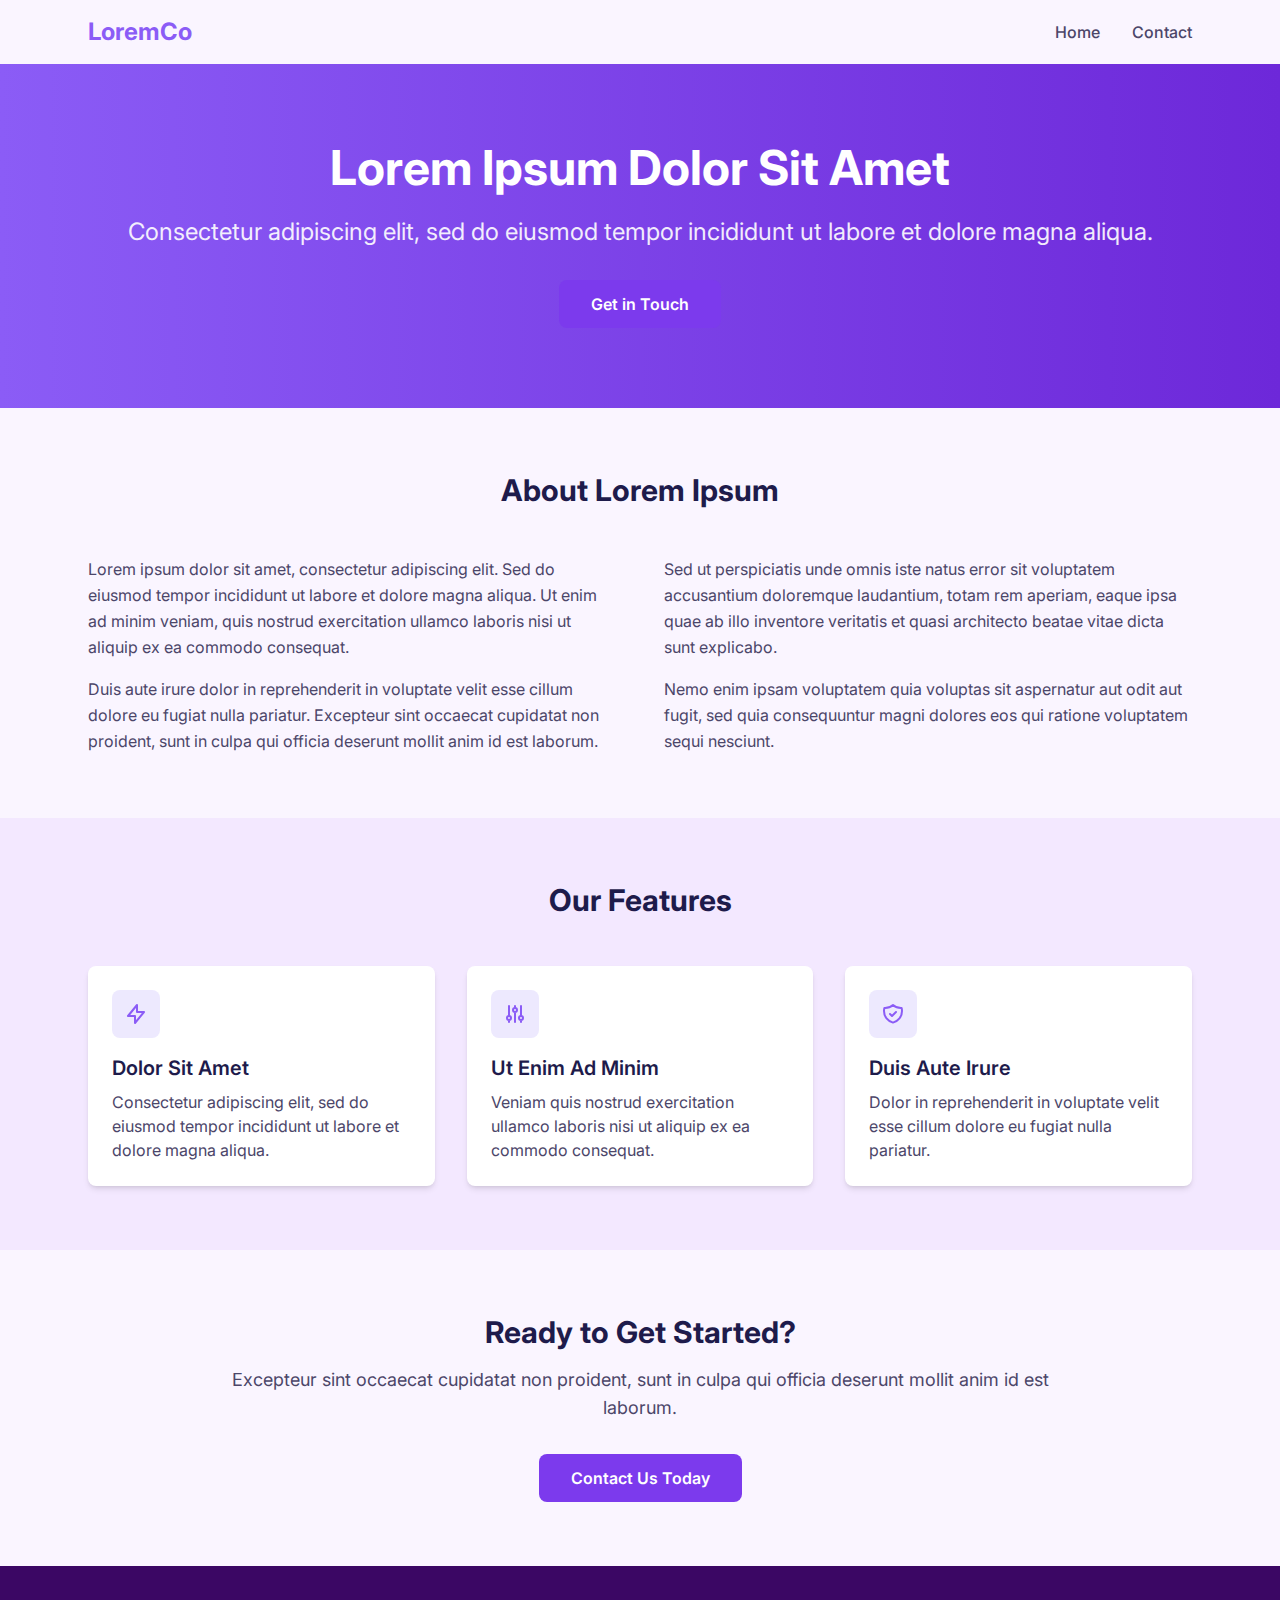
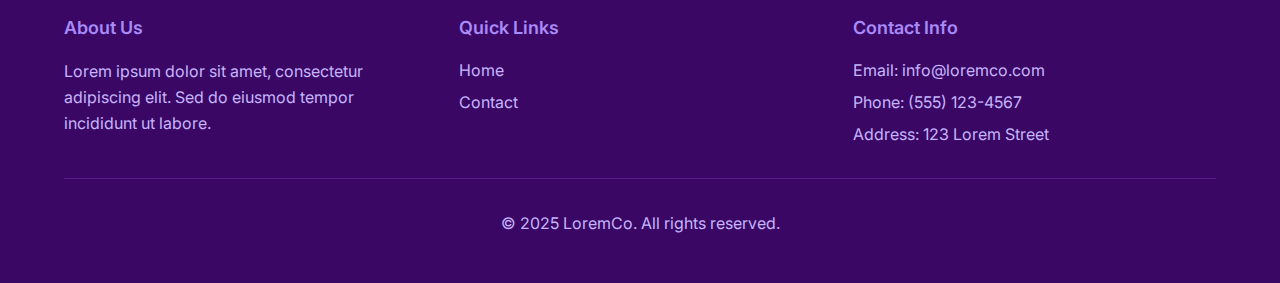
<file: main/e82c6fd5d634c0bea9602be99e17ea0b6263fcb6/index.html>
<!DOCTYPE html>
<html lang="en">
  <head>
    <meta charset="UTF-8">
    <meta name="viewport" content="width=device-width, initial-scale=1.0">
    <title>LoremCo - Home</title>
    <meta name="description" content="LoremCo provides innovative solutions with expert services. Contact us today to learn how we can help your business grow.">
    <link rel="canonical" href="https://loremco.com/">

    <!-- Favicon -->
    <link rel="icon" href="/favicon.ico">
    <link rel="apple-touch-icon" href="/apple-touch-icon.png">

    <!-- Font -->
    <link rel="preconnect" href="https://fonts.googleapis.com">
    <link rel="preconnect" href="https://fonts.gstatic.com" crossorigin="">
    <link href="https://fonts.googleapis.com/css2?family=Inter:wght@400;500;600;700&display=swap" rel="stylesheet">

    <!-- Stylesheet -->
    <link rel="stylesheet" href="/style.css">
  </head>
  <body>
    <!-- Header -->
    <header class="bg-theme shadow-sm">
  <div class="max-w-6xl mx-auto px-6 py-4 flex justify-between items-center">
    <a href="/" class="text-2xl font-bold text-primary hover:text-primary-dark transition">LoremCo</a>
    <nav class="flex gap-8">
      <a href="/" class="text-theme-muted font-medium hover:text-primary transition">Home</a>
      <a href="/contact/" class="text-theme-muted font-medium hover:text-primary transition">Contact</a>
    </nav>
  </div>
</header>


    <!-- Main Content -->
    <main>
      
<!-- Hero Section -->
<section class="bg-hero-gradient text-white py-20">
  <div class="max-w-6xl mx-auto px-6 text-center">
    <h1 class="text-4xl md:text-5xl font-bold mb-6">
      Lorem Ipsum Dolor Sit Amet
    </h1>
    <p class="text-xl md:text-2xl mb-8 opacity-90">
      Consectetur adipiscing elit, sed do eiusmod tempor incididunt ut
      labore et dolore magna aliqua.
    </p>
    <a href="/contact/" class="btn inline-block px-8 py-3 rounded-lg font-semibold transition">Get in Touch</a>
  </div>
</section>

<!-- About Section -->
<section class="py-16">
  <div class="max-w-6xl mx-auto px-6">
    <h2 class="text-3xl font-bold text-center mb-12">About Lorem Ipsum</h2>
    <div class="grid md:grid-cols-2 gap-12">
      <div>
        <p class="text-theme-muted leading-relaxed mb-4">
          Lorem ipsum dolor sit amet, consectetur adipiscing elit. Sed do
          eiusmod tempor incididunt ut labore et dolore magna aliqua. Ut
          enim ad minim veniam, quis nostrud exercitation ullamco laboris
          nisi ut aliquip ex ea commodo consequat.
        </p>
        <p class="text-theme-muted leading-relaxed">
          Duis aute irure dolor in reprehenderit in voluptate velit esse
          cillum dolore eu fugiat nulla pariatur. Excepteur sint occaecat
          cupidatat non proident, sunt in culpa qui officia deserunt
          mollit anim id est laborum.
        </p>
      </div>
      <div>
        <p class="text-theme-muted leading-relaxed mb-4">
          Sed ut perspiciatis unde omnis iste natus error sit voluptatem
          accusantium doloremque laudantium, totam rem aperiam, eaque ipsa
          quae ab illo inventore veritatis et quasi architecto beatae
          vitae dicta sunt explicabo.
        </p>
        <p class="text-theme-muted leading-relaxed">
          Nemo enim ipsam voluptatem quia voluptas sit aspernatur aut odit
          aut fugit, sed quia consequuntur magni dolores eos qui ratione
          voluptatem sequi nesciunt.
        </p>
      </div>
    </div>
  </div>
</section>

<!-- Features Section -->
<section class="bg-theme-alt py-16">
  <div class="max-w-6xl mx-auto px-6">
    <h2 class="text-3xl font-bold text-center mb-12">Our Features</h2>
    <div class="grid md:grid-cols-3 gap-8">
      <div class="bg-white p-6 rounded-lg shadow-md">
        <div class="icon-container w-12 h-12 rounded-lg flex items-center justify-center mb-4">
          <svg class="w-6 h-6" fill="none" stroke="currentColor" viewBox="0 0 24 24">
            <path stroke-linecap="round" stroke-linejoin="round" stroke-width="2" d="M13 10V3L4 14h7v7l9-11h-7z"></path>
          </svg>
        </div>
        <h3 class="text-xl font-semibold mb-2">Dolor Sit Amet</h3>
        <p class="text-theme-muted">
          Consectetur adipiscing elit, sed do eiusmod tempor incididunt ut
          labore et dolore magna aliqua.
        </p>
      </div>
      <div class="bg-white p-6 rounded-lg shadow-md">
        <div class="icon-container w-12 h-12 rounded-lg flex items-center justify-center mb-4">
          <svg class="w-6 h-6" fill="none" stroke="currentColor" viewBox="0 0 24 24">
            <path stroke-linecap="round" stroke-linejoin="round" stroke-width="2" d="M12 6V4m0 2a2 2 0 100 4m0-4a2 2 0 110 4m-6 8a2 2 0 100-4m0 4a2 2 0 110-4m0 4v2m0-6V4m6 6v10m6-2a2 2 0 100-4m0 4a2 2 0 110-4m0 4v2m0-6V4"></path>
          </svg>
        </div>
        <h3 class="text-xl font-semibold mb-2">Ut Enim Ad Minim</h3>
        <p class="text-theme-muted">
          Veniam quis nostrud exercitation ullamco laboris nisi ut aliquip
          ex ea commodo consequat.
        </p>
      </div>
      <div class="bg-white p-6 rounded-lg shadow-md">
        <div class="icon-container w-12 h-12 rounded-lg flex items-center justify-center mb-4">
          <svg class="w-6 h-6" fill="none" stroke="currentColor" viewBox="0 0 24 24">
            <path stroke-linecap="round" stroke-linejoin="round" stroke-width="2" d="M9 12l2 2 4-4m5.618-4.016A11.955 11.955 0 0112 2.944a11.955 11.955 0 01-8.618 3.04A12.02 12.02 0 003 9c0 5.591 3.824 10.29 9 11.622 5.176-1.332 9-6.03 9-11.622 0-1.042-.133-2.052-.382-3.016z"></path>
          </svg>
        </div>
        <h3 class="text-xl font-semibold mb-2">Duis Aute Irure</h3>
        <p class="text-theme-muted">
          Dolor in reprehenderit in voluptate velit esse cillum dolore eu
          fugiat nulla pariatur.
        </p>
      </div>
    </div>
  </div>
</section>

<!-- CTA Section -->
<section class="py-16">
  <div class="max-w-4xl mx-auto px-6 text-center">
    <h2 class="text-3xl font-bold mb-4">Ready to Get Started?</h2>
    <p class="text-theme-muted text-lg mb-8">
      Excepteur sint occaecat cupidatat non proident, sunt in culpa qui
      officia deserunt mollit anim id est laborum.
    </p>
    <a href="/contact/" class="btn inline-block px-8 py-3 rounded-lg font-semibold transition">Contact Us Today</a>
  </div>
</section>

    </main>

    <!-- Footer -->
    <footer class="bg-theme-dark text-white py-12 px-6">
  <div class="max-w-6xl mx-auto">
    <div class="grid md:grid-cols-3 gap-8">
      <div>
        <h3 class="text-lg font-semibold mb-4 text-primary-light">About Us</h3>
        <p class="text-theme-light leading-relaxed">
          Lorem ipsum dolor sit amet, consectetur adipiscing elit. Sed do
          eiusmod tempor incididunt ut labore.
        </p>
      </div>
      <div>
        <h3 class="text-lg font-semibold mb-4 text-primary-light">Quick Links</h3>
        <ul class="space-y-2">
          <li><a href="/" class="text-theme-light hover:text-primary-light transition">Home</a></li>
          <li><a href="/contact/" class="text-theme-light hover:text-primary-light transition">Contact</a></li>
        </ul>
      </div>
      <div>
        <h3 class="text-lg font-semibold mb-4 text-primary-light">Contact Info</h3>
        <ul class="space-y-2 text-theme-light">
          <li>Email: info@loremco.com</li>
          <li>Phone: (555) 123-4567</li>
          <li>Address: 123 Lorem Street</li>
        </ul>
      </div>
    </div>
    <div class="mt-8 pt-8 border-t border-theme-dark text-center text-theme-light">
      <p>&copy; 2025 LoremCo. All rights reserved.</p>
    </div>
  </div>
</footer>

  </body>
</html>
</file>
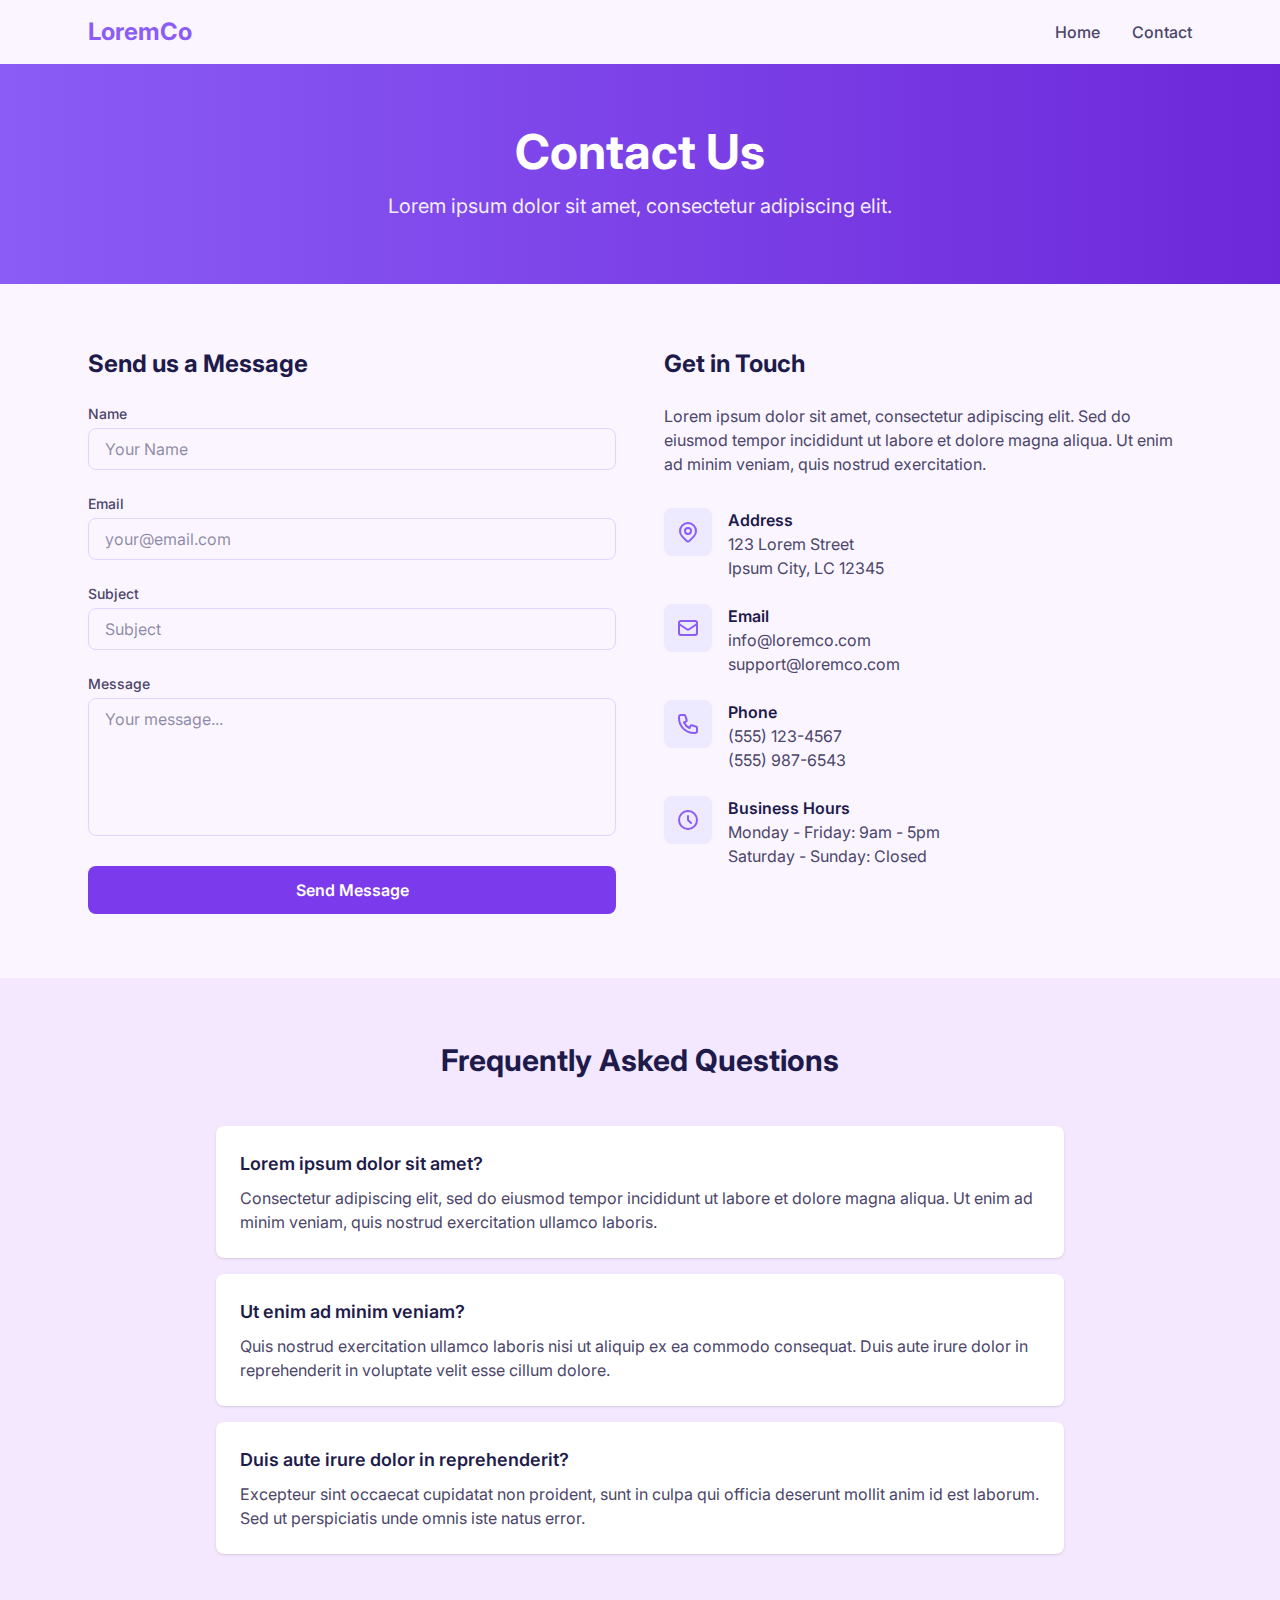
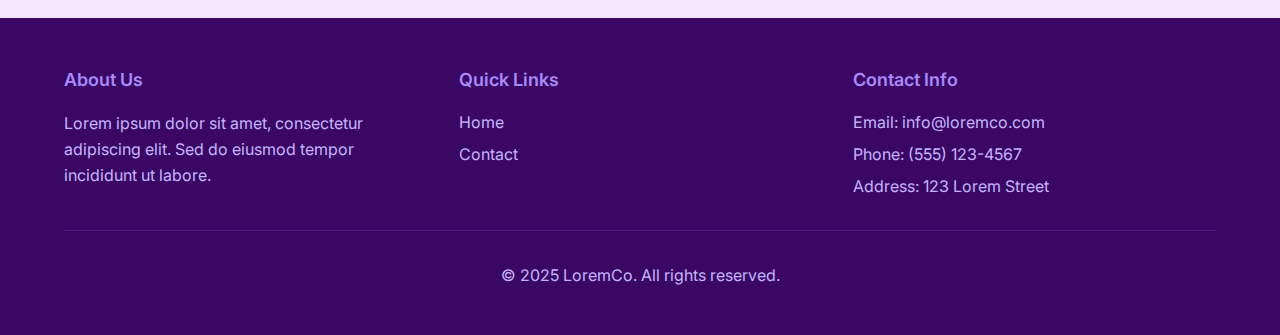
<file: main/e82c6fd5d634c0bea9602be99e17ea0b6263fcb6/contact/index.html>
<!DOCTYPE html>
<html lang="en">
  <head>
    <meta charset="UTF-8">
    <meta name="viewport" content="width=device-width, initial-scale=1.0">
    <title>LoremCo - Contact</title>
    <meta name="description" content="Get in touch with LoremCo. Send us a message or visit our office. We&#39;re here to help with your questions and needs.">
    <link rel="canonical" href="https://loremco.com/contact/">

    <!-- Favicon -->
    <link rel="icon" href="/favicon.ico">
    <link rel="apple-touch-icon" href="/apple-touch-icon.png">

    <!-- Font -->
    <link rel="preconnect" href="https://fonts.googleapis.com">
    <link rel="preconnect" href="https://fonts.gstatic.com" crossorigin="">
    <link href="https://fonts.googleapis.com/css2?family=Inter:wght@400;500;600;700&display=swap" rel="stylesheet">

    <!-- Stylesheet -->
    <link rel="stylesheet" href="/style.css">
  </head>
  <body>
    <!-- Header -->
    <header class="bg-theme shadow-sm">
  <div class="max-w-6xl mx-auto px-6 py-4 flex justify-between items-center">
    <a href="/" class="text-2xl font-bold text-primary hover:text-primary-dark transition">LoremCo</a>
    <nav class="flex gap-8">
      <a href="/" class="text-theme-muted font-medium hover:text-primary transition">Home</a>
      <a href="/contact/" class="text-theme-muted font-medium hover:text-primary transition">Contact</a>
    </nav>
  </div>
</header>


    <!-- Main Content -->
    <main>
      
<!-- Page Header -->
<section class="bg-hero-gradient text-white py-16">
  <div class="max-w-6xl mx-auto px-6 text-center">
    <h1 class="text-4xl md:text-5xl font-bold mb-4">Contact Us</h1>
    <p class="text-xl opacity-90">
      Lorem ipsum dolor sit amet, consectetur adipiscing elit.
    </p>
  </div>
</section>

<!-- Contact Section -->
<section class="py-16">
  <div class="max-w-6xl mx-auto px-6">
    <div class="grid md:grid-cols-2 gap-12">
      <!-- Contact Form -->
      <div>
        <h2 class="text-2xl font-bold mb-6">Send us a Message</h2>
        <form class="space-y-6">
          <div>
            <label for="name" class="block text-sm font-medium text-theme-muted mb-1">Name</label>
            <input type="text" id="name" name="name" class="form-input w-full px-4 py-2 border border-theme rounded-lg focus:outline-none" placeholder="Your Name">
          </div>
          <div>
            <label for="email" class="block text-sm font-medium text-theme-muted mb-1">Email</label>
            <input type="email" id="email" name="email" class="form-input w-full px-4 py-2 border border-theme rounded-lg focus:outline-none" placeholder="your@email.com">
          </div>
          <div>
            <label for="subject" class="block text-sm font-medium text-theme-muted mb-1">Subject</label>
            <input type="text" id="subject" name="subject" class="form-input w-full px-4 py-2 border border-theme rounded-lg focus:outline-none" placeholder="Subject">
          </div>
          <div>
            <label for="message" class="block text-sm font-medium text-theme-muted mb-1">Message</label>
            <textarea id="message" name="message" rows="5" class="form-input w-full px-4 py-2 border border-theme rounded-lg focus:outline-none resize-none" placeholder="Your message..."></textarea>
          </div>
          <button type="submit" class="btn-primary w-full text-white py-3 rounded-lg font-semibold">Send Message</button>
        </form>
      </div>

      <!-- Contact Info -->
      <div>
        <h2 class="text-2xl font-bold mb-6">Get in Touch</h2>
        <p class="text-theme-muted mb-8">
          Lorem ipsum dolor sit amet, consectetur adipiscing elit. Sed do
          eiusmod tempor incididunt ut labore et dolore magna aliqua. Ut
          enim ad minim veniam, quis nostrud exercitation.
        </p>

        <div class="space-y-6">
          <div class="flex items-start space-x-4">
            <div class="icon-container w-12 h-12 rounded-lg flex items-center justify-center flex-shrink-0">
              <svg class="w-6 h-6" fill="none" stroke="currentColor" viewBox="0 0 24 24">
                <path stroke-linecap="round" stroke-linejoin="round" stroke-width="2" d="M17.657 16.657L13.414 20.9a1.998 1.998 0 01-2.827 0l-4.244-4.243a8 8 0 1111.314 0z"></path>
                <path stroke-linecap="round" stroke-linejoin="round" stroke-width="2" d="M15 11a3 3 0 11-6 0 3 3 0 016 0z"></path>
              </svg>
            </div>
            <div>
              <h3 class="font-semibold">Address</h3>
              <p class="text-theme-muted">123 Lorem Street<br>Ipsum City, LC 12345</p>
            </div>
          </div>

          <div class="flex items-start space-x-4">
            <div class="icon-container w-12 h-12 rounded-lg flex items-center justify-center flex-shrink-0">
              <svg class="w-6 h-6" fill="none" stroke="currentColor" viewBox="0 0 24 24">
                <path stroke-linecap="round" stroke-linejoin="round" stroke-width="2" d="M3 8l7.89 5.26a2 2 0 002.22 0L21 8M5 19h14a2 2 0 002-2V7a2 2 0 00-2-2H5a2 2 0 00-2 2v10a2 2 0 002 2z"></path>
              </svg>
            </div>
            <div>
              <h3 class="font-semibold">Email</h3>
              <p class="text-theme-muted">info@loremco.com<br>support@loremco.com</p>
            </div>
          </div>

          <div class="flex items-start space-x-4">
            <div class="icon-container w-12 h-12 rounded-lg flex items-center justify-center flex-shrink-0">
              <svg class="w-6 h-6" fill="none" stroke="currentColor" viewBox="0 0 24 24">
                <path stroke-linecap="round" stroke-linejoin="round" stroke-width="2" d="M3 5a2 2 0 012-2h3.28a1 1 0 01.948.684l1.498 4.493a1 1 0 01-.502 1.21l-2.257 1.13a11.042 11.042 0 005.516 5.516l1.13-2.257a1 1 0 011.21-.502l4.493 1.498a1 1 0 01.684.949V19a2 2 0 01-2 2h-1C9.716 21 3 14.284 3 6V5z"></path>
              </svg>
            </div>
            <div>
              <h3 class="font-semibold">Phone</h3>
              <p class="text-theme-muted">(555) 123-4567<br>(555) 987-6543</p>
            </div>
          </div>

          <div class="flex items-start space-x-4">
            <div class="icon-container w-12 h-12 rounded-lg flex items-center justify-center flex-shrink-0">
              <svg class="w-6 h-6" fill="none" stroke="currentColor" viewBox="0 0 24 24">
                <path stroke-linecap="round" stroke-linejoin="round" stroke-width="2" d="M12 8v4l3 3m6-3a9 9 0 11-18 0 9 9 0 0118 0z"></path>
              </svg>
            </div>
            <div>
              <h3 class="font-semibold">Business Hours</h3>
              <p class="text-theme-muted">Monday - Friday: 9am - 5pm<br>Saturday - Sunday: Closed</p>
            </div>
          </div>
        </div>
      </div>
    </div>
  </div>
</section>

<!-- FAQ Section -->
<section class="bg-theme-alt py-16">
  <div class="max-w-4xl mx-auto px-6">
    <h2 class="text-3xl font-bold text-center mb-12">Frequently Asked Questions</h2>
    <div class="space-y-4">
      <div class="bg-white p-6 rounded-lg shadow-sm">
        <h3 class="font-semibold text-lg mb-2">Lorem ipsum dolor sit amet?</h3>
        <p class="text-theme-muted">
          Consectetur adipiscing elit, sed do eiusmod tempor incididunt ut
          labore et dolore magna aliqua. Ut enim ad minim veniam, quis
          nostrud exercitation ullamco laboris.
        </p>
      </div>
      <div class="bg-white p-6 rounded-lg shadow-sm">
        <h3 class="font-semibold text-lg mb-2">Ut enim ad minim veniam?</h3>
        <p class="text-theme-muted">
          Quis nostrud exercitation ullamco laboris nisi ut aliquip ex ea
          commodo consequat. Duis aute irure dolor in reprehenderit in
          voluptate velit esse cillum dolore.
        </p>
      </div>
      <div class="bg-white p-6 rounded-lg shadow-sm">
        <h3 class="font-semibold text-lg mb-2">Duis aute irure dolor in reprehenderit?</h3>
        <p class="text-theme-muted">
          Excepteur sint occaecat cupidatat non proident, sunt in culpa
          qui officia deserunt mollit anim id est laborum. Sed ut
          perspiciatis unde omnis iste natus error.
        </p>
      </div>
    </div>
  </div>
</section>

    </main>

    <!-- Footer -->
    <footer class="bg-theme-dark text-white py-12 px-6">
  <div class="max-w-6xl mx-auto">
    <div class="grid md:grid-cols-3 gap-8">
      <div>
        <h3 class="text-lg font-semibold mb-4 text-primary-light">About Us</h3>
        <p class="text-theme-light leading-relaxed">
          Lorem ipsum dolor sit amet, consectetur adipiscing elit. Sed do
          eiusmod tempor incididunt ut labore.
        </p>
      </div>
      <div>
        <h3 class="text-lg font-semibold mb-4 text-primary-light">Quick Links</h3>
        <ul class="space-y-2">
          <li><a href="/" class="text-theme-light hover:text-primary-light transition">Home</a></li>
          <li><a href="/contact/" class="text-theme-light hover:text-primary-light transition">Contact</a></li>
        </ul>
      </div>
      <div>
        <h3 class="text-lg font-semibold mb-4 text-primary-light">Contact Info</h3>
        <ul class="space-y-2 text-theme-light">
          <li>Email: info@loremco.com</li>
          <li>Phone: (555) 123-4567</li>
          <li>Address: 123 Lorem Street</li>
        </ul>
      </div>
    </div>
    <div class="mt-8 pt-8 border-t border-theme-dark text-center text-theme-light">
      <p>&copy; 2025 LoremCo. All rights reserved.</p>
    </div>
  </div>
</footer>

  </body>
</html>
</file>
<file: style.css>
/*! tailwindcss v4.1.18 | MIT License | https://tailwindcss.com */
@layer properties{@supports (((-webkit-hyphens:none)) and (not (margin-trim:inline))) or ((-moz-orient:inline) and (not (color:rgb(from red r g b)))){*,:before,:after,::backdrop{--tw-space-y-reverse:0;--tw-space-x-reverse:0;--tw-border-style:solid;--tw-leading:initial;--tw-font-weight:initial;--tw-shadow:0 0 #0000;--tw-shadow-color:initial;--tw-shadow-alpha:100%;--tw-inset-shadow:0 0 #0000;--tw-inset-shadow-color:initial;--tw-inset-shadow-alpha:100%;--tw-ring-color:initial;--tw-ring-shadow:0 0 #0000;--tw-inset-ring-color:initial;--tw-inset-ring-shadow:0 0 #0000;--tw-ring-inset:initial;--tw-ring-offset-width:0px;--tw-ring-offset-color:#fff;--tw-ring-offset-shadow:0 0 #0000;--tw-blur:initial;--tw-brightness:initial;--tw-contrast:initial;--tw-grayscale:initial;--tw-hue-rotate:initial;--tw-invert:initial;--tw-opacity:initial;--tw-saturate:initial;--tw-sepia:initial;--tw-drop-shadow:initial;--tw-drop-shadow-color:initial;--tw-drop-shadow-alpha:100%;--tw-drop-shadow-size:initial}}}@layer theme{:root,:host{--font-sans:ui-sans-serif,system-ui,sans-serif,"Apple Color Emoji","Segoe UI Emoji","Segoe UI Symbol","Noto Color Emoji";--font-mono:ui-monospace,SFMono-Regular,Menlo,Monaco,Consolas,"Liberation Mono","Courier New",monospace;--color-white:#fff;--spacing:.25rem;--container-4xl:56rem;--container-6xl:72rem;--text-sm:.875rem;--text-sm--line-height:calc(1.25/.875);--text-lg:1.125rem;--text-lg--line-height:calc(1.75/1.125);--text-xl:1.25rem;--text-xl--line-height:calc(1.75/1.25);--text-2xl:1.5rem;--text-2xl--line-height:calc(2/1.5);--text-3xl:1.875rem;--text-3xl--line-height:calc(2.25/1.875);--text-4xl:2.25rem;--text-4xl--line-height:calc(2.5/2.25);--text-5xl:3rem;--text-5xl--line-height:1;--font-weight-medium:500;--font-weight-semibold:600;--font-weight-bold:700;--leading-relaxed:1.625;--radius-lg:.5rem;--default-transition-duration:.15s;--default-transition-timing-function:cubic-bezier(.4,0,.2,1);--default-font-family:var(--font-sans);--default-mono-font-family:var(--font-mono)}}@layer base{*,:after,:before,::backdrop{box-sizing:border-box;border:0 solid;margin:0;padding:0}::file-selector-button{box-sizing:border-box;border:0 solid;margin:0;padding:0}html,:host{-webkit-text-size-adjust:100%;tab-size:4;line-height:1.5;font-family:var(--default-font-family,ui-sans-serif,system-ui,sans-serif,"Apple Color Emoji","Segoe UI Emoji","Segoe UI Symbol","Noto Color Emoji");font-feature-settings:var(--default-font-feature-settings,normal);font-variation-settings:var(--default-font-variation-settings,normal);-webkit-tap-highlight-color:transparent}hr{height:0;color:inherit;border-top-width:1px}abbr:where([title]){-webkit-text-decoration:underline dotted;text-decoration:underline dotted}h1,h2,h3,h4,h5,h6{font-size:inherit;font-weight:inherit}a{color:inherit;-webkit-text-decoration:inherit;-webkit-text-decoration:inherit;-webkit-text-decoration:inherit;text-decoration:inherit}b,strong{font-weight:bolder}code,kbd,samp,pre{font-family:var(--default-mono-font-family,ui-monospace,SFMono-Regular,Menlo,Monaco,Consolas,"Liberation Mono","Courier New",monospace);font-feature-settings:var(--default-mono-font-feature-settings,normal);font-variation-settings:var(--default-mono-font-variation-settings,normal);font-size:1em}small{font-size:80%}sub,sup{vertical-align:baseline;font-size:75%;line-height:0;position:relative}sub{bottom:-.25em}sup{top:-.5em}table{text-indent:0;border-color:inherit;border-collapse:collapse}:-moz-focusring{outline:auto}progress{vertical-align:baseline}summary{display:list-item}ol,ul,menu{list-style:none}img,svg,video,canvas,audio,iframe,embed,object{vertical-align:middle;display:block}img,video{max-width:100%;height:auto}button,input,select,optgroup,textarea{font:inherit;font-feature-settings:inherit;font-variation-settings:inherit;letter-spacing:inherit;color:inherit;opacity:1;background-color:#0000;border-radius:0}::file-selector-button{font:inherit;font-feature-settings:inherit;font-variation-settings:inherit;letter-spacing:inherit;color:inherit;opacity:1;background-color:#0000;border-radius:0}:where(select:is([multiple],[size])) optgroup{font-weight:bolder}:where(select:is([multiple],[size])) optgroup option{padding-inline-start:20px}::file-selector-button{margin-inline-end:4px}::placeholder{opacity:1}@supports (not ((-webkit-appearance:-apple-pay-button))) or (contain-intrinsic-size:1px){::placeholder{color:currentColor}@supports (color:color-mix(in lab, red, red)){::placeholder{color:color-mix(in oklab,currentcolor 50%,transparent)}}}textarea{resize:vertical}::-webkit-search-decoration{-webkit-appearance:none}::-webkit-date-and-time-value{min-height:1lh;text-align:inherit}::-webkit-datetime-edit{display:inline-flex}::-webkit-datetime-edit-fields-wrapper{padding:0}::-webkit-datetime-edit{padding-block:0}::-webkit-datetime-edit-year-field{padding-block:0}::-webkit-datetime-edit-month-field{padding-block:0}::-webkit-datetime-edit-day-field{padding-block:0}::-webkit-datetime-edit-hour-field{padding-block:0}::-webkit-datetime-edit-minute-field{padding-block:0}::-webkit-datetime-edit-second-field{padding-block:0}::-webkit-datetime-edit-millisecond-field{padding-block:0}::-webkit-datetime-edit-meridiem-field{padding-block:0}::-webkit-calendar-picker-indicator{line-height:1}:-moz-ui-invalid{box-shadow:none}button,input:where([type=button],[type=reset],[type=submit]){appearance:button}::file-selector-button{appearance:button}::-webkit-inner-spin-button{height:auto}::-webkit-outer-spin-button{height:auto}[hidden]:where(:not([hidden=until-found])){display:none!important}}@layer components;@layer utilities{.static{position:static}.mx-auto{margin-inline:auto}.mt-8{margin-top:calc(var(--spacing)*8)}.mb-1{margin-bottom:calc(var(--spacing)*1)}.mb-2{margin-bottom:calc(var(--spacing)*2)}.mb-4{margin-bottom:calc(var(--spacing)*4)}.mb-6{margin-bottom:calc(var(--spacing)*6)}.mb-8{margin-bottom:calc(var(--spacing)*8)}.mb-12{margin-bottom:calc(var(--spacing)*12)}.block{display:block}.contents{display:contents}.flex{display:flex}.grid{display:grid}.inline{display:inline}.inline-block{display:inline-block}.h-6{height:calc(var(--spacing)*6)}.h-12{height:calc(var(--spacing)*12)}.w-6{width:calc(var(--spacing)*6)}.w-12{width:calc(var(--spacing)*12)}.w-full{width:100%}.max-w-4xl{max-width:var(--container-4xl)}.max-w-6xl{max-width:var(--container-6xl)}.flex-shrink-0{flex-shrink:0}.resize-none{resize:none}.items-center{align-items:center}.items-start{align-items:flex-start}.justify-between{justify-content:space-between}.justify-center{justify-content:center}.gap-8{gap:calc(var(--spacing)*8)}.gap-12{gap:calc(var(--spacing)*12)}:where(.space-y-2>:not(:last-child)){--tw-space-y-reverse:0;margin-block-start:calc(calc(var(--spacing)*2)*var(--tw-space-y-reverse));margin-block-end:calc(calc(var(--spacing)*2)*calc(1 - var(--tw-space-y-reverse)))}:where(.space-y-4>:not(:last-child)){--tw-space-y-reverse:0;margin-block-start:calc(calc(var(--spacing)*4)*var(--tw-space-y-reverse));margin-block-end:calc(calc(var(--spacing)*4)*calc(1 - var(--tw-space-y-reverse)))}:where(.space-y-6>:not(:last-child)){--tw-space-y-reverse:0;margin-block-start:calc(calc(var(--spacing)*6)*var(--tw-space-y-reverse));margin-block-end:calc(calc(var(--spacing)*6)*calc(1 - var(--tw-space-y-reverse)))}:where(.space-x-4>:not(:last-child)){--tw-space-x-reverse:0;margin-inline-start:calc(calc(var(--spacing)*4)*var(--tw-space-x-reverse));margin-inline-end:calc(calc(var(--spacing)*4)*calc(1 - var(--tw-space-x-reverse)))}.rounded-lg{border-radius:var(--radius-lg)}.border{border-style:var(--tw-border-style);border-width:1px}.border-t{border-top-style:var(--tw-border-style);border-top-width:1px}.bg-white{background-color:var(--color-white)}.p-6{padding:calc(var(--spacing)*6)}.px-4{padding-inline:calc(var(--spacing)*4)}.px-6{padding-inline:calc(var(--spacing)*6)}.px-8{padding-inline:calc(var(--spacing)*8)}.py-2{padding-block:calc(var(--spacing)*2)}.py-3{padding-block:calc(var(--spacing)*3)}.py-4{padding-block:calc(var(--spacing)*4)}.py-12{padding-block:calc(var(--spacing)*12)}.py-16{padding-block:calc(var(--spacing)*16)}.py-20{padding-block:calc(var(--spacing)*20)}.pt-8{padding-top:calc(var(--spacing)*8)}.text-center{text-align:center}.text-2xl{font-size:var(--text-2xl);line-height:var(--tw-leading,var(--text-2xl--line-height))}.text-3xl{font-size:var(--text-3xl);line-height:var(--tw-leading,var(--text-3xl--line-height))}.text-4xl{font-size:var(--text-4xl);line-height:var(--tw-leading,var(--text-4xl--line-height))}.text-lg{font-size:var(--text-lg);line-height:var(--tw-leading,var(--text-lg--line-height))}.text-sm{font-size:var(--text-sm);line-height:var(--tw-leading,var(--text-sm--line-height))}.text-xl{font-size:var(--text-xl);line-height:var(--tw-leading,var(--text-xl--line-height))}.leading-relaxed{--tw-leading:var(--leading-relaxed);line-height:var(--leading-relaxed)}.font-bold{--tw-font-weight:var(--font-weight-bold);font-weight:var(--font-weight-bold)}.font-medium{--tw-font-weight:var(--font-weight-medium);font-weight:var(--font-weight-medium)}.font-semibold{--tw-font-weight:var(--font-weight-semibold);font-weight:var(--font-weight-semibold)}.text-white{color:var(--color-white)}.opacity-90{opacity:.9}.shadow-lg{--tw-shadow:0 10px 15px -3px var(--tw-shadow-color,#0000001a),0 4px 6px -4px var(--tw-shadow-color,#0000001a);box-shadow:var(--tw-inset-shadow),var(--tw-inset-ring-shadow),var(--tw-ring-offset-shadow),var(--tw-ring-shadow),var(--tw-shadow)}.shadow-md{--tw-shadow:0 4px 6px -1px var(--tw-shadow-color,#0000001a),0 2px 4px -2px var(--tw-shadow-color,#0000001a);box-shadow:var(--tw-inset-shadow),var(--tw-inset-ring-shadow),var(--tw-ring-offset-shadow),var(--tw-ring-shadow),var(--tw-shadow)}.shadow-sm{--tw-shadow:0 1px 3px 0 var(--tw-shadow-color,#0000001a),0 1px 2px -1px var(--tw-shadow-color,#0000001a);box-shadow:var(--tw-inset-shadow),var(--tw-inset-ring-shadow),var(--tw-ring-offset-shadow),var(--tw-ring-shadow),var(--tw-shadow)}.filter{filter:var(--tw-blur,)var(--tw-brightness,)var(--tw-contrast,)var(--tw-grayscale,)var(--tw-hue-rotate,)var(--tw-invert,)var(--tw-saturate,)var(--tw-sepia,)var(--tw-drop-shadow,)}.transition{transition-property:color,background-color,border-color,outline-color,text-decoration-color,fill,stroke,--tw-gradient-from,--tw-gradient-via,--tw-gradient-to,opacity,box-shadow,transform,translate,scale,rotate,filter,-webkit-backdrop-filter,backdrop-filter,display,content-visibility,overlay,pointer-events;transition-timing-function:var(--tw-ease,var(--default-transition-timing-function));transition-duration:var(--tw-duration,var(--default-transition-duration))}.focus\:outline-none:focus{--tw-outline-style:none;outline-style:none}@media (min-width:48rem){.md\:grid-cols-2{grid-template-columns:repeat(2,minmax(0,1fr))}.md\:grid-cols-3{grid-template-columns:repeat(3,minmax(0,1fr))}.md\:text-2xl{font-size:var(--text-2xl);line-height:var(--tw-leading,var(--text-2xl--line-height))}.md\:text-5xl{font-size:var(--text-5xl);line-height:var(--tw-leading,var(--text-5xl--line-height))}}}:root{--primary:#8b5cf6;--primary-dark:#6d28d9;--primary-light:#a78bfa;--primary-lighter:#ede9fe;--text:#1e1b4b;--text-muted:#4c4669;--text-light:#c4b5fd;--bg:#faf5ff;--bg-alt:#f3e8ff;--bg-dark:#3b0764;--border:#ddd6fe;--border-dark:#581c87;--btn:#7c3aed;--btn-hover:#5b21b6;--btn-text:#fff}body{color:var(--text);background-color:var(--bg);flex-direction:column;min-height:100vh;font-family:Inter,sans-serif;display:flex}main{flex:1}.bg-primary{background-color:var(--primary)}.bg-primary-dark{background-color:var(--primary-dark)}.bg-primary-light{background-color:var(--primary-light)}.bg-primary-lighter{background-color:var(--primary-lighter)}.bg-theme{background-color:var(--bg)}.bg-theme-alt{background-color:var(--bg-alt)}.bg-theme-dark{background-color:var(--bg-dark)}.text-primary{color:var(--primary)}.text-primary-dark{color:var(--primary-dark)}.text-primary-light{color:var(--primary-light)}.text-theme{color:var(--text)}.text-theme-muted{color:var(--text-muted)}.text-theme-light{color:var(--text-light)}.border-theme{border-color:var(--border)}.border-theme-dark{border-color:var(--border-dark)}.hover\:text-primary:hover{color:var(--primary)}.hover\:text-primary-dark:hover{color:var(--primary-dark)}.hover\:text-primary-light:hover{color:var(--primary-light)}.hover\:bg-primary-dark:hover{background-color:var(--primary-dark)}.hover\:bg-primary-lighter:hover{background-color:var(--primary-lighter)}.bg-hero-gradient{background:linear-gradient(to right,var(--primary),var(--primary-dark))}.icon-container{background-color:var(--primary-lighter)}.icon-container svg{color:var(--primary)}.form-input{border-color:var(--border);transition:border-color .2s,box-shadow .2s}.form-input:focus{border-color:var(--primary);box-shadow:0 0 0 3px #8b5cf633}.btn-primary{background-color:var(--btn);color:var(--btn-text);transition:background-color .2s}.btn-primary:hover{background-color:var(--btn-hover)}.btn{background-color:var(--btn);color:var(--btn-text);transition:background-color .2s}.btn:hover{background-color:var(--btn-hover)}.btn-light{color:var(--primary-dark);background-color:#fff;transition:background-color .2s,transform .2s}.btn-light:hover{background-color:var(--primary-lighter);transform:translateY(-1px)}@property --tw-space-y-reverse{syntax:"*";inherits:false;initial-value:0}@property --tw-space-x-reverse{syntax:"*";inherits:false;initial-value:0}@property --tw-border-style{syntax:"*";inherits:false;initial-value:solid}@property --tw-leading{syntax:"*";inherits:false}@property --tw-font-weight{syntax:"*";inherits:false}@property --tw-shadow{syntax:"*";inherits:false;initial-value:0 0 #0000}@property --tw-shadow-color{syntax:"*";inherits:false}@property --tw-shadow-alpha{syntax:"<percentage>";inherits:false;initial-value:100%}@property --tw-inset-shadow{syntax:"*";inherits:false;initial-value:0 0 #0000}@property --tw-inset-shadow-color{syntax:"*";inherits:false}@property --tw-inset-shadow-alpha{syntax:"<percentage>";inherits:false;initial-value:100%}@property --tw-ring-color{syntax:"*";inherits:false}@property --tw-ring-shadow{syntax:"*";inherits:false;initial-value:0 0 #0000}@property --tw-inset-ring-color{syntax:"*";inherits:false}@property --tw-inset-ring-shadow{syntax:"*";inherits:false;initial-value:0 0 #0000}@property --tw-ring-inset{syntax:"*";inherits:false}@property --tw-ring-offset-width{syntax:"<length>";inherits:false;initial-value:0}@property --tw-ring-offset-color{syntax:"*";inherits:false;initial-value:#fff}@property --tw-ring-offset-shadow{syntax:"*";inherits:false;initial-value:0 0 #0000}@property --tw-blur{syntax:"*";inherits:false}@property --tw-brightness{syntax:"*";inherits:false}@property --tw-contrast{syntax:"*";inherits:false}@property --tw-grayscale{syntax:"*";inherits:false}@property --tw-hue-rotate{syntax:"*";inherits:false}@property --tw-invert{syntax:"*";inherits:false}@property --tw-opacity{syntax:"*";inherits:false}@property --tw-saturate{syntax:"*";inherits:false}@property --tw-sepia{syntax:"*";inherits:false}@property --tw-drop-shadow{syntax:"*";inherits:false}@property --tw-drop-shadow-color{syntax:"*";inherits:false}@property --tw-drop-shadow-alpha{syntax:"<percentage>";inherits:false;initial-value:100%}@property --tw-drop-shadow-size{syntax:"*";inherits:false}
</file>
